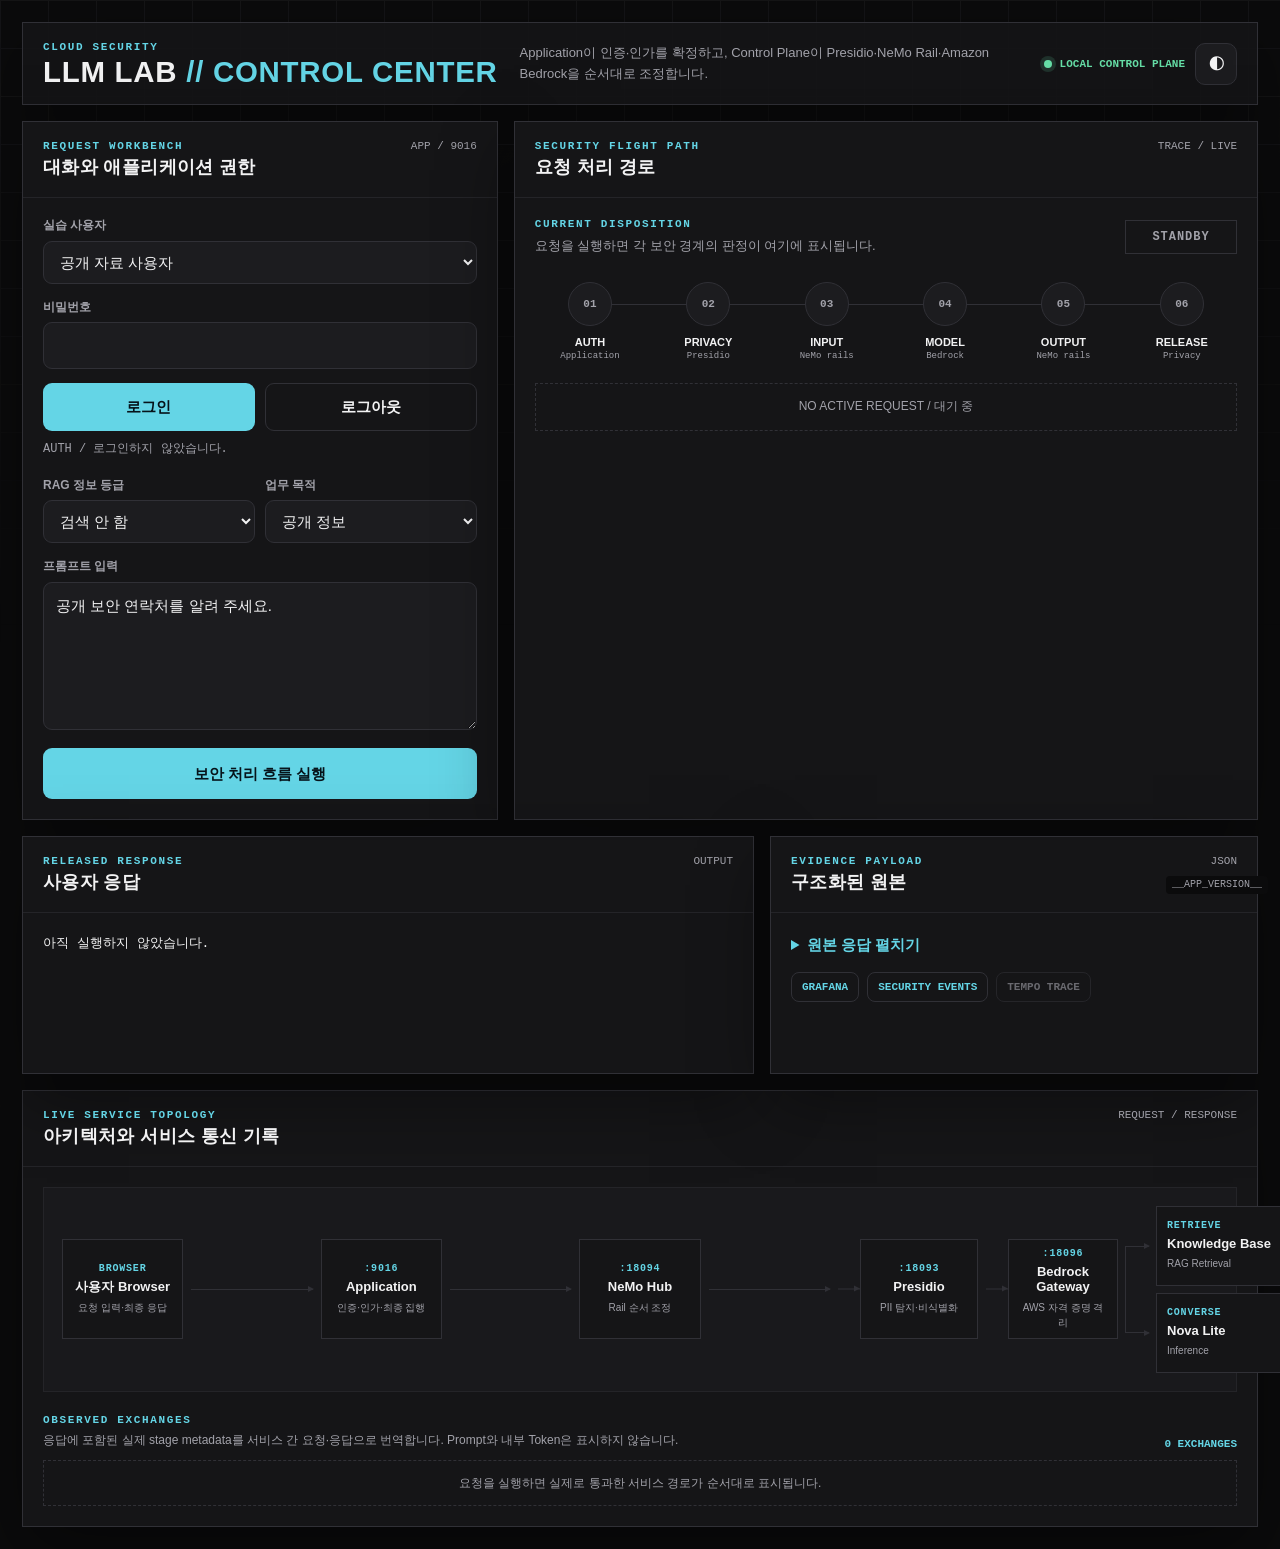
<file: llm-security-control-plane/application-gateway/index.html>
<!doctype html>
<html lang="ko" data-theme="dark">
<head>
  <meta charset="utf-8">
  <meta name="viewport" content="width=device-width,initial-scale=1">
  <title>Cloud Security · LLM Lab Control Center</title>
  <style>
    :root {
      color-scheme: dark;
      --canvas:#0b0b0c; --surface:#151517; --surface-raised:#1c1c1f; --rail:#252529;
      --line:#303036; --line-soft:#242428; --ink:#f2f2f3; --muted:#a2a2aa;
      --signal:#64d5e6; --signal-soft:rgba(100,213,230,.1); --warning:#f5bb63; --incident:#ff7185; --verified:#65dda6;
      --shadow:0 24px 70px rgba(0,0,0,.42); --radius:14px;
    }
    html[data-theme="light"] {
      color-scheme: light;
      --canvas:#e9eff1; --surface:#f7fafb; --surface-raised:#ffffff; --rail:#d8e4e8;
      --line:#b8cbd2; --line-soft:#dbe5e8; --ink:#10232d; --muted:#607985;
      --signal:#087f98; --warning:#9a6208; --incident:#c6384c; --verified:#167b55;
      --shadow:0 22px 60px rgba(23,49,61,.13);
    }
    * { box-sizing:border-box; }
    html { min-width:320px; overflow-x:clip; }
    body {
      margin:0; min-height:100vh; background:var(--canvas); color:var(--ink);
      font:15px/1.55 "Segoe UI", "Noto Sans KR", sans-serif;
    }
    body::before {
      content:""; position:fixed; inset:0; pointer-events:none; opacity:.42;
      background-image:linear-gradient(var(--line-soft) 1px,transparent 1px),linear-gradient(90deg,var(--line-soft) 1px,transparent 1px);
      background-size:48px 48px; mask-image:linear-gradient(to bottom,#000,transparent 72%);
    }
    button,input,select,textarea { font:inherit; }
    button:focus-visible,input:focus-visible,select:focus-visible,textarea:focus-visible,summary:focus-visible {
      outline:3px solid color-mix(in srgb,var(--signal) 38%,transparent); outline-offset:2px;
    }
    .shell { position:relative; width:min(1440px,100%); margin:auto; padding:22px; overflow:hidden; }
    .masthead {
      display:grid; grid-template-columns:auto 1fr auto; gap:22px; align-items:center;
      border:1px solid var(--line); background:color-mix(in srgb,var(--surface) 94%,transparent);
      box-shadow:var(--shadow); padding:18px 20px;
    }
    .brand-kicker,.eyebrow,.micro-label {
      color:var(--signal); font:700 11px/1.2 ui-monospace,"SFMono-Regular",Consolas,monospace;
      letter-spacing:.15em; text-transform:uppercase;
    }
    .brand h1 {
      margin:4px 0 0; font:800 clamp(21px,2.3vw,34px)/.95 "Arial Narrow","Roboto Condensed","Segoe UI",sans-serif;
      letter-spacing:.025em; text-transform:uppercase;
    }
    .brand h1 span { color:var(--signal); }
    .mission { max-width:680px; color:var(--muted); font-size:13px; }
    .top-actions { display:flex; align-items:center; gap:10px; }
    .status-beacon { display:flex; align-items:center; gap:8px; color:var(--verified); font:700 11px ui-monospace,monospace; }
    .status-beacon::before { content:""; width:8px; height:8px; border-radius:50%; background:currentColor; box-shadow:0 0 0 4px color-mix(in srgb,currentColor 15%,transparent); }
    .icon-button {
      width:auto; min-width:42px; height:42px; margin:0; border:1px solid var(--line); border-radius:10px;
      background:var(--surface-raised); color:var(--ink); cursor:pointer; font-weight:800;
    }
    .console-grid { display:grid; grid-template-columns:minmax(320px,.78fr) minmax(430px,1.22fr); gap:16px; margin-top:16px; }
    .panel { min-width:0; border:1px solid var(--line); background:var(--surface); box-shadow:var(--shadow); }
    .panel-head { display:flex; justify-content:space-between; gap:14px; align-items:flex-start; padding:18px 20px; border-bottom:1px solid var(--line-soft); }
    .panel-head h2 { margin:4px 0 0; font:750 18px/1.2 "Arial Narrow","Segoe UI",sans-serif; letter-spacing:.02em; }
    .panel-code { color:var(--muted); font:11px ui-monospace,monospace; }
    .workbench { padding:18px 20px 20px; }
    .field { display:grid; gap:6px; margin-bottom:14px; }
    .field label { color:var(--muted); font-size:12px; font-weight:700; }
    select,input,textarea {
      width:100%; border:1px solid var(--line); border-radius:9px; background:var(--surface-raised);
      color:var(--ink); padding:11px 12px; transition:border-color .16s,box-shadow .16s;
    }
    select:hover,input:hover,textarea:hover { border-color:var(--signal); }
    textarea { min-height:148px; resize:vertical; }
    .split-fields,.auth-actions { display:grid; grid-template-columns:1fr 1fr; gap:10px; }
    .action {
      width:100%; border:1px solid transparent; border-radius:9px; padding:11px 14px;
      background:var(--signal); color:#06131a; font-weight:800; cursor:pointer; transition:transform .16s,filter .16s;
    }
    .action:hover { transform:translateY(-1px); filter:brightness(1.06); }
    .action.secondary { background:transparent; border-color:var(--line); color:var(--ink); }
    .action.primary { margin-top:4px; padding:13px; }
    .auth-status { margin:9px 0 15px; min-height:21px; color:var(--muted); font:12px ui-monospace,monospace; }
    .flight-board { padding:20px; }
    .flight-summary { display:grid; grid-template-columns:1fr auto; gap:16px; align-items:center; margin-bottom:18px; }
    .flight-summary p { margin:5px 0 0; color:var(--muted); font-size:13px; }
    .decision-badge { min-width:112px; padding:9px 12px; border:1px solid var(--line); color:var(--muted); text-align:center; font:800 12px ui-monospace,monospace; letter-spacing:.08em; }
    .decision-badge.allow,.decision-badge.redact { border-color:var(--verified); color:var(--verified); }
    .decision-badge.block,.decision-badge.infra { border-color:var(--incident); color:var(--incident); }
    .flight-path { position:relative; display:grid; grid-template-columns:repeat(6,minmax(72px,1fr)); gap:8px; padding:8px 0 22px; }
    .flight-path::before { content:""; position:absolute; left:7%; right:7%; top:30px; height:1px; background:var(--line); }
    .checkpoint { position:relative; z-index:1; text-align:center; }
    .checkpoint-dot { display:grid; place-items:center; width:44px; height:44px; margin:auto; border:1px solid var(--line); border-radius:50%; background:var(--surface-raised); color:var(--muted); font:800 11px ui-monospace,monospace; }
    .checkpoint.active .checkpoint-dot { border-color:var(--signal); color:var(--signal); box-shadow:0 0 0 5px color-mix(in srgb,var(--signal) 12%,transparent); }
    .checkpoint.allow .checkpoint-dot,.checkpoint.redact .checkpoint-dot { border-color:var(--verified); color:var(--verified); }
    .checkpoint.block .checkpoint-dot,.checkpoint.infra .checkpoint-dot { border-color:var(--incident); color:var(--incident); }
    .checkpoint strong { display:block; margin-top:8px; font-size:11px; }
    .checkpoint small { display:block; color:var(--muted); font:9px ui-monospace,monospace; }
    .stage-strips { display:grid; gap:7px; min-height:48px; }
    .stage {
      display:grid; grid-template-columns:28px minmax(130px,1fr) auto; gap:10px; align-items:center;
      border-left:3px solid var(--line); background:var(--surface-raised); padding:9px 11px;
      font:11px ui-monospace,monospace;
    }
    .stage::before { content:"→"; color:var(--signal); }
    .stage.allow,.stage.redact { border-color:var(--verified); }
    .stage.block,.stage.infra { border-color:var(--incident); }
    .empty-strip { border:1px dashed var(--line); padding:13px; color:var(--muted); font-size:12px; text-align:center; }
    .result-grid { display:grid; grid-template-columns:minmax(0,1.2fr) minmax(300px,.8fr); gap:16px; margin-top:16px; }
    .result-body { padding:20px; }
    pre { margin:0; white-space:pre-wrap; word-break:break-word; color:var(--ink); font:13px/1.65 ui-monospace,"SFMono-Regular",Consolas,monospace; }
    #reply { min-height:120px; }
    details { height:100%; }
    summary { cursor:pointer; color:var(--signal); font-weight:700; }
    details pre { margin-top:14px; max-height:310px; overflow:auto; }
    .investigation-links { display:flex; flex-wrap:wrap; gap:8px; margin-top:16px; }
    .investigation-links a { border:1px solid var(--line); border-radius:8px; padding:8px 10px; color:var(--signal); text-decoration:none; font:700 11px ui-monospace,monospace; }
    .investigation-links a[aria-disabled="true"] { pointer-events:none; color:var(--muted); opacity:.6; }
    .architecture { margin-top:16px; }
    .architecture-body { padding:20px; }
    .topology-map {
      display:grid; grid-template-columns:repeat(9,minmax(54px,1fr)); gap:8px; align-items:center;
      border:1px solid var(--line-soft); background:color-mix(in srgb,var(--surface-raised) 70%,transparent); padding:18px;
    }
    .service-node {
      position:relative; min-height:100px; display:grid; align-content:center; gap:5px; padding:13px 10px;
      border:1px solid var(--line); background:var(--surface); text-align:center; transition:border-color .18s,box-shadow .18s,transform .18s;
    }
    .service-node::before { content:attr(data-port); color:var(--signal); font:700 10px ui-monospace,monospace; letter-spacing:.08em; }
    .service-node strong { font:750 13px/1.2 "Arial Narrow","Segoe UI",sans-serif; }
    .service-node small { color:var(--muted); font-size:10px; }
    .service-node.active { border-color:var(--signal); box-shadow:inset 0 0 0 1px var(--signal),0 0 24px color-mix(in srgb,var(--signal) 16%,transparent); transform:translateY(-2px); }
    .service-node.block { border-color:var(--incident); box-shadow:inset 0 0 0 1px var(--incident); }
    .map-link { position:relative; height:1px; background:var(--line); }
    .map-link::after { content:""; position:absolute; right:-1px; top:-3px; border-left:6px solid var(--line); border-top:3px solid transparent; border-bottom:3px solid transparent; }
    .map-link.active { height:2px; background:var(--signal); box-shadow:0 0 12px color-mix(in srgb,var(--signal) 50%,transparent); }
    .map-link.active::after { border-left-color:var(--signal); }
    .node-browser { grid-column:1; }.link-browser-app { grid-column:2; }.node-application { grid-column:3; }
    .link-app-hub { grid-column:4; }.node-nemo { grid-column:5; }.link-hub-spokes { grid-column:6; }
    .spoke-stack { grid-column:7/10; display:grid; grid-template-columns:minmax(140px,.72fr) minmax(280px,1.28fr); gap:8px; align-items:center; }
    .spoke-route { position:relative; min-width:0; padding-left:22px; }
    .spoke-route > .service-node { min-height:100px; }
    .route-arrow { position:absolute; left:0; top:50%; width:22px; height:1px; background:var(--line); transform:translateY(-50%); }
    .route-arrow::after { content:""; position:absolute; right:0; top:-3px; border-left:6px solid var(--line); border-top:3px solid transparent; border-bottom:3px solid transparent; }
    .route-arrow.active { height:2px; background:var(--signal); box-shadow:0 0 12px color-mix(in srgb,var(--signal) 50%,transparent); }
    .route-arrow.active::after { border-left-color:var(--signal); }
    .route-arrow.block { height:2px; background:var(--incident); }
    .route-arrow.block::after { border-left-color:var(--incident); }
    .gateway-branch { display:grid; grid-template-columns:minmax(110px,.8fr) 24px minmax(130px,1fr); gap:7px; align-items:center; }
    .gateway-branch > .service-node { height:100px; min-height:100px; }
    .gateway-targets { display:grid; gap:7px; }
    .branch-link { position:relative; height:52%; border-left:1px solid var(--line); border-top:1px solid var(--line); border-bottom:1px solid var(--line); }
    .branch-link::before,.branch-link::after { content:""; position:absolute; right:-1px; border-left:6px solid var(--line); border-top:3px solid transparent; border-bottom:3px solid transparent; }
    .branch-link::before { top:-4px; }.branch-link::after { bottom:-4px; }
    .branch-link.active { border-color:var(--signal); box-shadow:-5px 0 12px color-mix(in srgb,var(--signal) 18%,transparent); }
    .branch-link.knowledge-base::before,.branch-link.nova::after { border-left-color:var(--signal); }
    .branch-link.block { border-color:var(--incident); }
    .branch-link.block.knowledge-base::before,.branch-link.block.nova::after { border-left-color:var(--incident); }
    .service-node.aws-target { min-height:70px; text-align:left; }
    .service-node.aws-target::before { content:attr(data-api); }
    .exchange-head { display:flex; justify-content:space-between; gap:16px; align-items:end; margin:22px 0 10px; }
    .exchange-head p { margin:4px 0 0; color:var(--muted); font-size:12px; }
    .exchange-count { color:var(--signal); font:700 11px ui-monospace,monospace; }
    .exchange-log { display:grid; gap:8px; }
    .exchange {
      display:grid; grid-template-columns:42px minmax(150px,.75fr) minmax(210px,1.25fr) auto; gap:12px; align-items:center;
      border:1px solid var(--line-soft); border-left:3px solid var(--signal); background:var(--surface-raised); padding:11px 13px;
    }
    .exchange.block,.exchange.infra { border-left-color:var(--incident); }
    .exchange-index { color:var(--muted); font:800 11px ui-monospace,monospace; }
    .exchange-route strong,.exchange-payload strong { display:block; font-size:12px; }
    .exchange-route small,.exchange-payload small { display:block; margin-top:3px; color:var(--muted); font:10px/1.45 ui-monospace,monospace; overflow-wrap:anywhere; }
    .exchange-status { color:var(--verified); font:800 10px ui-monospace,monospace; text-transform:uppercase; }
    .exchange.block .exchange-status,.exchange.infra .exchange-status { color:var(--incident); }
    @media (max-width:980px) {
      .masthead { grid-template-columns:1fr auto; }.mission { grid-column:1/-1; grid-row:2; }
      .console-grid,.result-grid { grid-template-columns:1fr; }.flight-path { overflow-x:auto; }
      .topology-map { grid-template-columns:1fr 28px 1fr; }
      .node-browser { grid-column:1; }.link-browser-app { grid-column:2; }.node-application { grid-column:3; }
      .link-app-hub { grid-column:2; grid-row:2; transform:rotate(90deg); }.node-nemo { grid-column:3; grid-row:2; }
      .link-hub-spokes { display:none; }.spoke-stack { grid-column:1/4; grid-row:3; }
      .exchange { grid-template-columns:34px 1fr auto; }.exchange-payload { grid-column:2/4; }
    }
    @media (max-width:620px) {
      .shell { padding:10px; }.masthead,.panel-head,.workbench,.flight-board,.result-body { padding:15px; }
      .status-beacon { display:none; }.split-fields { grid-template-columns:1fr; }
      .flight-path { grid-template-columns:repeat(6,82px); }.stage { grid-template-columns:22px 1fr; }.stage span:last-child { grid-column:2; }
      .architecture-body { padding:15px; }.topology-map { padding:10px; }.spoke-stack { grid-template-columns:1fr; }
      .gateway-branch { grid-template-columns:minmax(100px,.8fr) 20px minmax(120px,1fr); }
      .service-node { min-height:88px; padding:10px 7px; }.exchange-head { align-items:flex-start; }.exchange { gap:8px; padding:10px; }
    }
    @media (prefers-reduced-motion:reduce) { *,*::before,*::after { scroll-behavior:auto!important; transition:none!important; } }
    .app-version { position:fixed; right:max(12px,env(safe-area-inset-right)); bottom:max(6px,env(safe-area-inset-bottom)); z-index:20; padding:2px 6px; border-radius:4px; color:var(--muted); background:var(--canvas); font:10px/1.4 ui-monospace,SFMono-Regular,Consolas,monospace; pointer-events:none; }
  </style>
</head>
<body>
<main class="shell">
  <header class="masthead">
    <div class="brand">
      <div class="brand-kicker">Cloud Security</div>
      <h1>LLM Lab <span>// Control Center</span></h1>
    </div>
    <div class="mission">Application이 인증·인가를 확정하고, Control Plane이 Presidio·NeMo Rail·Amazon Bedrock을 순서대로 조정합니다.</div>
    <div class="top-actions">
      <div class="status-beacon">LOCAL CONTROL PLANE</div>
      <button id="theme-toggle" class="icon-button" type="button" aria-label="색상 테마 전환" title="색상 테마 전환">◐</button>
    </div>
  </header>

  <div class="console-grid">
    <section class="panel" aria-labelledby="workbench-title">
      <header class="panel-head"><div><div class="eyebrow">Request workbench</div><h2 id="workbench-title">대화와 애플리케이션 권한</h2></div><span class="panel-code">APP / 9016</span></header>
      <div class="workbench">
        <div class="field"><label for="username">실습 사용자</label><select id="username"><option value="public-reader">공개 자료 사용자</option><option value="internal-analyst">내부 분석가</option><option value="support-agent">지원 담당자</option></select></div>
        <div class="field"><label for="password">비밀번호</label><input id="password" type="password" autocomplete="current-password"></div>
        <div class="auth-actions"><button id="login" class="action" type="button">로그인</button><button id="logout" class="action secondary" type="button">로그아웃</button></div>
        <div id="auth-status" class="auth-status" aria-live="polite">AUTH / 로그인하지 않았습니다.</div>
        <div class="split-fields">
          <div class="field"><label for="classification">RAG 정보 등급</label><select id="classification"><option value="none">검색 안 함</option><option value="public">공개</option><option value="internal">내부</option><option value="restricted">제한</option></select></div>
          <div class="field"><label for="purpose">업무 목적</label><select id="purpose"><option value="public_information">공개 정보</option><option value="incident_response">사고 대응</option><option value="customer_support">고객 지원</option></select></div>
        </div>
        <div class="field"><label for="message">프롬프트 입력</label><textarea id="message">공개 보안 연락처를 알려 주세요.</textarea></div>
        <button id="send" class="action primary" type="button">보안 처리 흐름 실행</button>
      </div>
    </section>

    <section class="panel" aria-labelledby="flight-title">
      <header class="panel-head"><div><div class="eyebrow">Security flight path</div><h2 id="flight-title">요청 처리 경로</h2></div><span class="panel-code">TRACE / LIVE</span></header>
      <div class="flight-board">
        <div class="flight-summary"><div><div class="micro-label">Current disposition</div><p id="decision-copy">요청을 실행하면 각 보안 경계의 판정이 여기에 표시됩니다.</p></div><div id="decision" class="decision-badge" aria-live="polite">STANDBY</div></div>
        <div class="flight-path" aria-label="Application에서 출력 정책까지의 보안 처리 경로">
          <div class="checkpoint" data-stage="application"><div class="checkpoint-dot">01</div><strong>AUTH</strong><small>Application</small></div>
          <div class="checkpoint" data-stage="presidio_input"><div class="checkpoint-dot">02</div><strong>PRIVACY</strong><small>Presidio</small></div>
          <div class="checkpoint" data-stage="nemo_input_rails"><div class="checkpoint-dot">03</div><strong>INPUT</strong><small>NeMo rails</small></div>
          <div class="checkpoint" data-stage="bedrock_main"><div class="checkpoint-dot">04</div><strong>MODEL</strong><small>Bedrock</small></div>
          <div class="checkpoint" data-stage="nemo_output_rails"><div class="checkpoint-dot">05</div><strong>OUTPUT</strong><small>NeMo rails</small></div>
          <div class="checkpoint" data-stage="presidio_output"><div class="checkpoint-dot">06</div><strong>RELEASE</strong><small>Privacy</small></div>
        </div>
        <div id="stages" class="stage-strips"><div class="empty-strip">NO ACTIVE REQUEST / 대기 중</div></div>
      </div>
    </section>
  </div>

  <div class="result-grid">
    <section class="panel"><header class="panel-head"><div><div class="eyebrow">Released response</div><h2>사용자 응답</h2></div><span class="panel-code">OUTPUT</span></header><div class="result-body"><pre id="reply">아직 실행하지 않았습니다.</pre></div></section>
    <section class="panel"><header class="panel-head"><div><div class="eyebrow">Evidence payload</div><h2>구조화된 원본</h2></div><span class="panel-code">JSON</span></header><div class="result-body"><details><summary>원본 응답 펼치기</summary><pre id="raw">{}</pre></details><nav class="investigation-links" aria-label="관측 증거 바로가기"><a id="grafana-link" href="#" target="_blank" rel="noopener">GRAFANA</a><a id="monitor-link" href="#" target="_blank" rel="noopener">SECURITY EVENTS</a><a id="tempo-link" href="#" aria-disabled="true">TEMPO TRACE</a></nav></div></section>
  </div>

  <section class="panel architecture" aria-labelledby="architecture-title">
    <header class="panel-head"><div><div class="eyebrow">Live service topology</div><h2 id="architecture-title">아키텍처와 서비스 통신 기록</h2></div><span class="panel-code">REQUEST / RESPONSE</span></header>
    <div class="architecture-body">
      <div class="topology-map" aria-label="Browser, Application, NeMo, Presidio와 Bedrock 서비스 구조">
        <div class="service-node node-browser" data-service="browser" data-port="BROWSER"><strong>사용자 Browser</strong><small>요청 입력·최종 응답</small></div>
        <div class="map-link link-browser-app" data-link="browser-application" aria-hidden="true"></div>
        <div class="service-node node-application" data-service="application" data-port=":9016"><strong>Application</strong><small>인증·인가·최종 집행</small></div>
        <div class="map-link link-app-hub" data-link="application-nemo" aria-hidden="true"></div>
        <div class="service-node node-nemo" data-service="nemo" data-port=":18094"><strong>NeMo Hub</strong><small>Rail 순서 조정</small></div>
        <div class="map-link link-hub-spokes" data-link="nemo-dependencies" aria-hidden="true"></div>
        <div class="spoke-stack">
          <div class="spoke-route">
            <div class="route-arrow" data-link="nemo-presidio" aria-hidden="true"></div>
            <div class="service-node" data-service="presidio" data-port=":18093"><strong>Presidio</strong><small>PII 탐지·비식별화</small></div>
          </div>
          <div class="spoke-route">
            <div class="route-arrow" data-link="nemo-bedrock" aria-hidden="true"></div>
            <div class="gateway-branch">
              <div class="service-node" data-service="bedrock" data-port=":18096"><strong>Bedrock Gateway</strong><small>AWS 자격 증명 격리</small></div>
              <div class="branch-link" data-link="bedrock-targets" aria-hidden="true"></div>
              <div class="gateway-targets">
                <div class="service-node aws-target" data-service="knowledge-base" data-api="RETRIEVE"><strong>Knowledge Base</strong><small>RAG Retrieval</small></div>
                <div class="service-node aws-target" data-service="nova" data-api="CONVERSE"><strong>Nova Lite</strong><small>Inference</small></div>
              </div>
            </div>
          </div>
        </div>
      </div>
      <div class="exchange-head"><div><div class="micro-label">Observed exchanges</div><p>응답에 포함된 실제 stage metadata를 서비스 간 요청·응답으로 번역합니다. Prompt와 내부 Token은 표시하지 않습니다.</p></div><div id="exchange-count" class="exchange-count">0 EXCHANGES</div></div>
      <div id="exchange-log" class="exchange-log"><div class="empty-strip">요청을 실행하면 실제로 통과한 서비스 경로가 순서대로 표시됩니다.</div></div>
    </div>
  </section>
</main>
<script>
const $=id=>document.getElementById(id);
const grafanaBase = new URL(window.location.href);
grafanaBase.port = '9017';
grafanaBase.pathname = '/';
grafanaBase.search = '';
grafanaBase.hash = '';
function grafanaExplore(datasource, query) {
  const url = new URL('explore', grafanaBase);
  url.searchParams.set('schemaVersion', '1');
  url.searchParams.set('panes', JSON.stringify({
    lab: {datasource, queries: [{refId: 'A', datasource: {uid: datasource}, ...query}],
          range: {from: 'now-1h', to: 'now'}}
  }));
  return url.href;
}
$('grafana-link').href = grafanaBase.href;
$('monitor-link').href = grafanaExplore('llm-security-loki', {
  expr: '{service_name="llm-security-gateway"}'
});

const themeButton=$('theme-toggle');
let accessToken='';
function setTheme(theme){document.documentElement.dataset.theme=theme;localStorage.setItem('llm-lab-theme',theme);themeButton.setAttribute('aria-label',`${theme==='dark'?'라이트':'다크'} 테마로 전환`)}
setTheme(localStorage.getItem('llm-lab-theme')||'dark');
themeButton.onclick=()=>setTheme(document.documentElement.dataset.theme==='dark'?'light':'dark');
async function login(){const r=await fetch('/.well-known/login',{method:'POST',headers:{'Content-Type':'application/json'},body:JSON.stringify({username:$('username').value,password:$('password').value})});const d=await r.json();if(!r.ok)throw new Error(d.detail||'로그인 실패');accessToken=d.access_token;$('auth-status').textContent=`AUTH / ${d.subject} 로그인 · ${d.expires_in}초`;return d}
async function refresh(){const r=await fetch('/api/auth/refresh',{method:'POST'});if(!r.ok)return false;const d=await r.json();accessToken=d.access_token;return true}
$('login').onclick=async()=>{try{await login()}catch(e){accessToken='';$('auth-status').textContent=`AUTH / ${String(e)}`}};
$('logout').onclick=async()=>{await fetch('/api/auth/logout',{method:'POST',headers:accessToken?{'Authorization':'Bearer '+accessToken}:{}});accessToken='';$('auth-status').textContent='AUTH / 로그아웃했습니다.'};
function renderStages(stages){
  document.querySelectorAll('.checkpoint').forEach(node=>node.className='checkpoint');
  $('stages').replaceChildren();
  if(!stages.length){const empty=document.createElement('div');empty.className='empty-strip';empty.textContent='NO STAGE EVIDENCE / 단계 증거 없음';$('stages').appendChild(empty);return}
  stages.forEach((stage,index)=>{const strip=document.createElement('div');strip.className=`stage ${stage.decision||''}`;const order=document.createElement('span');order.textContent=String(index+1).padStart(2,'0');const name=document.createElement('strong');name.textContent=String(stage.stage||'unknown');const decision=document.createElement('span');decision.textContent=String(stage.decision||'observed').toUpperCase();strip.append(order,name,decision);$('stages').appendChild(strip)});
  for(const stage of stages){const node=[...document.querySelectorAll('[data-stage]')].find(item=>item.dataset.stage===stage.stage);if(node)node.classList.add(stage.decision||'active')}
  const appNode=document.querySelector('[data-stage="application"]');if(appNode)appNode.classList.add('allow');
}
const exchangeCatalog={
  application_authentication:{from:'Browser',to:'Application',route:'POST /api/chat',request:'Bearer token 검증 요청',response:s=>`주체 ${s.subject||'-'} 인증`},
  application_authorization:{from:'Application',to:'Policy',route:'LOCAL authorize_retrieval()',request:s=>`${s.classification||'none'} · ${s.purpose||'-'}`,response:()=>`정적 권한 정책 판정`},
  knowledge_base_retrieval:{from:'Application',to:'Bedrock Gateway',target:'knowledge-base',route:'POST /v1/retrieve',request:'인가된 검색 질의',response:s=>`${s.hit_count||0}개 Knowledge Base hit`},
  application_rag_selection:{from:'Application',to:'Policy',route:'LOCAL source allowlist',request:'검색 hit source 검증',response:s=>`${s.chunk_count||0}개 허용 chunk 선택`},
  application_hub_request:{from:'Application',to:'NeMo Hub',route:'POST /api/chat',request:'검증된 Principal · 인가된 Context',response:s=>`Guardrail ${String(s.decision||'infra').toUpperCase()} · ${s.duration_ms||0} ms`},
  presidio_input:{from:'NeMo Hub',to:'Presidio',route:'POST /api/analyze',request:'입력 PII 분석',response:s=>`${s.detection_count||0}건 탐지`},
  nemo_input_rails:{from:'NeMo Hub',to:'Bedrock Gateway',target:'nova',route:'POST /v1/chat/completions',request:'Nova 일반 위해 · 애플리케이션 Self-check 입력',response:s=>`${(s.metrics||{}).llm_calls_count||0}회 Rail 판정`},
  presidio_retrieval:{from:'NeMo Hub',to:'Presidio',route:'POST /api/analyze',request:'검색 문서 PII 분석',response:s=>`${s.detection_count||0}건 탐지`},
  bedrock_main:{from:'NeMo Hub',to:'Bedrock Gateway',target:'nova',route:'POST /v1/chat/completions',request:s=>`Nova Lite · ${s.model||'model'}`,response:s=>`${s.stop_reason||'unknown'} · output ${(s.usage||{}).output_tokens||0} tokens`},
  nemo_output_rails:{from:'NeMo Hub',to:'Bedrock Gateway',target:'nova',route:'POST /v1/chat/completions',request:'Nova 일반 위해 · 애플리케이션 Self-check 출력',response:s=>`${(s.metrics||{}).llm_calls_count||0}회 Rail 판정`},
  presidio_output:{from:'NeMo Hub',to:'Presidio',route:'POST /api/analyze',request:'생성 응답 PII 분석',response:s=>`${s.detection_count||0}건 탐지`},
  application_final_enforcement:{from:'Application',to:'Browser',route:'HTTP response',request:'내부 응답 계약 재검증',response:s=>`최종 ${String(s.decision||'infra').toUpperCase()}`}
};
function valueOf(value,stage){return typeof value==='function'?value(stage):value}
function composeTraceStages(data){const application=data.application_stages||[];const final=application.filter(stage=>stage.stage==='application_final_enforcement');const beforeFinal=application.filter(stage=>stage.stage!=='application_final_enforcement');const guardrail=data.guardrail||{};const guardStages=guardrail.stages||[];const hub=guardStages.length?[{stage:'application_hub_request',decision:guardrail.decision||data.application_decision,duration_ms:guardrail.duration_ms}]:[];return [...beforeFinal,...hub,...guardStages,...final]}
function resetTopology(){document.querySelectorAll('[data-service],[data-link]').forEach(node=>node.classList.remove('active','block','knowledge-base','nova'))}
function activateTopology(exchange,decision){const names={Browser:'browser',Application:'application','NeMo Hub':'nemo',Presidio:'presidio','Bedrock Gateway':'bedrock'};const state=decision==='block'||decision==='infra'?'block':'active';for(const endpoint of [exchange.from,exchange.to]){const name=names[endpoint];if(name){const node=document.querySelector(`[data-service="${name}"]`);if(node)node.classList.add(state)}}if(exchange.target){document.querySelector(`[data-service="${exchange.target}"]`)?.classList.add(state);document.querySelector('[data-link="bedrock-targets"]')?.classList.add(state,exchange.target)}if((exchange.from==='Browser'&&exchange.to==='Application')||(exchange.from==='Application'&&exchange.to==='Browser'))document.querySelector('[data-link="browser-application"]')?.classList.add(state);if(exchange.from==='Application'&&exchange.to==='NeMo Hub')document.querySelector('[data-link="application-nemo"]')?.classList.add(state);if(exchange.from==='NeMo Hub'){document.querySelector('[data-link="nemo-dependencies"]')?.classList.add(state);const route=exchange.to==='Presidio'?'nemo-presidio':exchange.to==='Bedrock Gateway'?'nemo-bedrock':'';if(route)document.querySelector(`[data-link="${route}"]`)?.classList.add(state)}}
function renderExchanges(stages){resetTopology();$('exchange-log').replaceChildren();const exchanges=stages.map(stage=>({stage,definition:exchangeCatalog[stage.stage]})).filter(item=>item.definition);$('exchange-count').textContent=`${exchanges.length} EXCHANGES`;if(!exchanges.length){const empty=document.createElement('div');empty.className='empty-strip';empty.textContent='서비스 통신 증거가 없습니다.';$('exchange-log').appendChild(empty);return}exchanges.forEach(({stage,definition},index)=>{const row=document.createElement('div');row.className=`exchange ${stage.decision||''}`;const order=document.createElement('div');order.className='exchange-index';order.textContent=String(index+1).padStart(2,'0');const route=document.createElement('div');route.className='exchange-route';const routeTitle=document.createElement('strong');routeTitle.textContent=`${definition.from} → ${definition.to}`;const routePath=document.createElement('small');routePath.textContent=definition.route;route.append(routeTitle,routePath);const payload=document.createElement('div');payload.className='exchange-payload';const request=document.createElement('strong');request.textContent=`REQ · ${valueOf(definition.request,stage)}`;const response=document.createElement('small');response.textContent=`RES · ${valueOf(definition.response,stage)}`;payload.append(request,response);const status=document.createElement('div');status.className='exchange-status';status.textContent=String(stage.decision||'observed');row.append(order,route,payload,status);$('exchange-log').appendChild(row);activateTopology(definition,stage.decision)})}
function renderInvestigationLinks(data){const traceId=data.trace_id||'';const tempo=$('tempo-link');if(/^[a-f0-9]{32}$/.test(traceId)){tempo.href=grafanaExplore('llm-security-tempo', {query: traceId, queryType: 'traceId'});tempo.target='_blank';tempo.rel='noopener';tempo.setAttribute('aria-disabled','false')}else{tempo.href='#';tempo.removeAttribute('target');tempo.setAttribute('aria-disabled','true')}}
$('send').onclick=async()=>{const body={message:$('message').value,classification:$('classification').value,purpose:$('purpose').value};$('decision').className='decision-badge';$('decision').textContent='IN FLIGHT';$('decision-copy').textContent='정책 경계를 순서대로 통과하고 있습니다.';$('stages').innerHTML='<div class="empty-strip">REQUEST IN FLIGHT / 처리 중</div>';
try{if(!accessToken)await login();let r=await fetch('/api/chat',{method:'POST',headers:{'Content-Type':'application/json','Authorization':'Bearer '+accessToken},body:JSON.stringify(body)});if(r.status===401&&await refresh())r=await fetch('/api/chat',{method:'POST',headers:{'Content-Type':'application/json','Authorization':'Bearer '+accessToken},body:JSON.stringify(body)});const d=await r.json();const decision=d.application_decision||'infra';$('decision').className=`decision-badge ${decision}`;$('decision').textContent=decision.toUpperCase();$('decision-copy').textContent=`request_id=${d.request_id||'-'} · trace_id=${d.trace_id||'-'}`;$('reply').textContent=d.reply||JSON.stringify(d);const stages=composeTraceStages(d);renderStages(stages);renderExchanges(stages);renderInvestigationLinks(d);$('raw').textContent=JSON.stringify(d,null,2)}catch(e){$('decision').className='decision-badge infra';$('decision').textContent='INFRA';$('decision-copy').textContent='요청 경로를 완료하지 못했습니다.';$('reply').textContent=String(e);renderStages([]);renderExchanges([]);renderInvestigationLinks({})}};
</script>
<small class="app-version" aria-label="컨테이너 버전">__APP_VERSION__</small>
</body>
</html>
</file>
